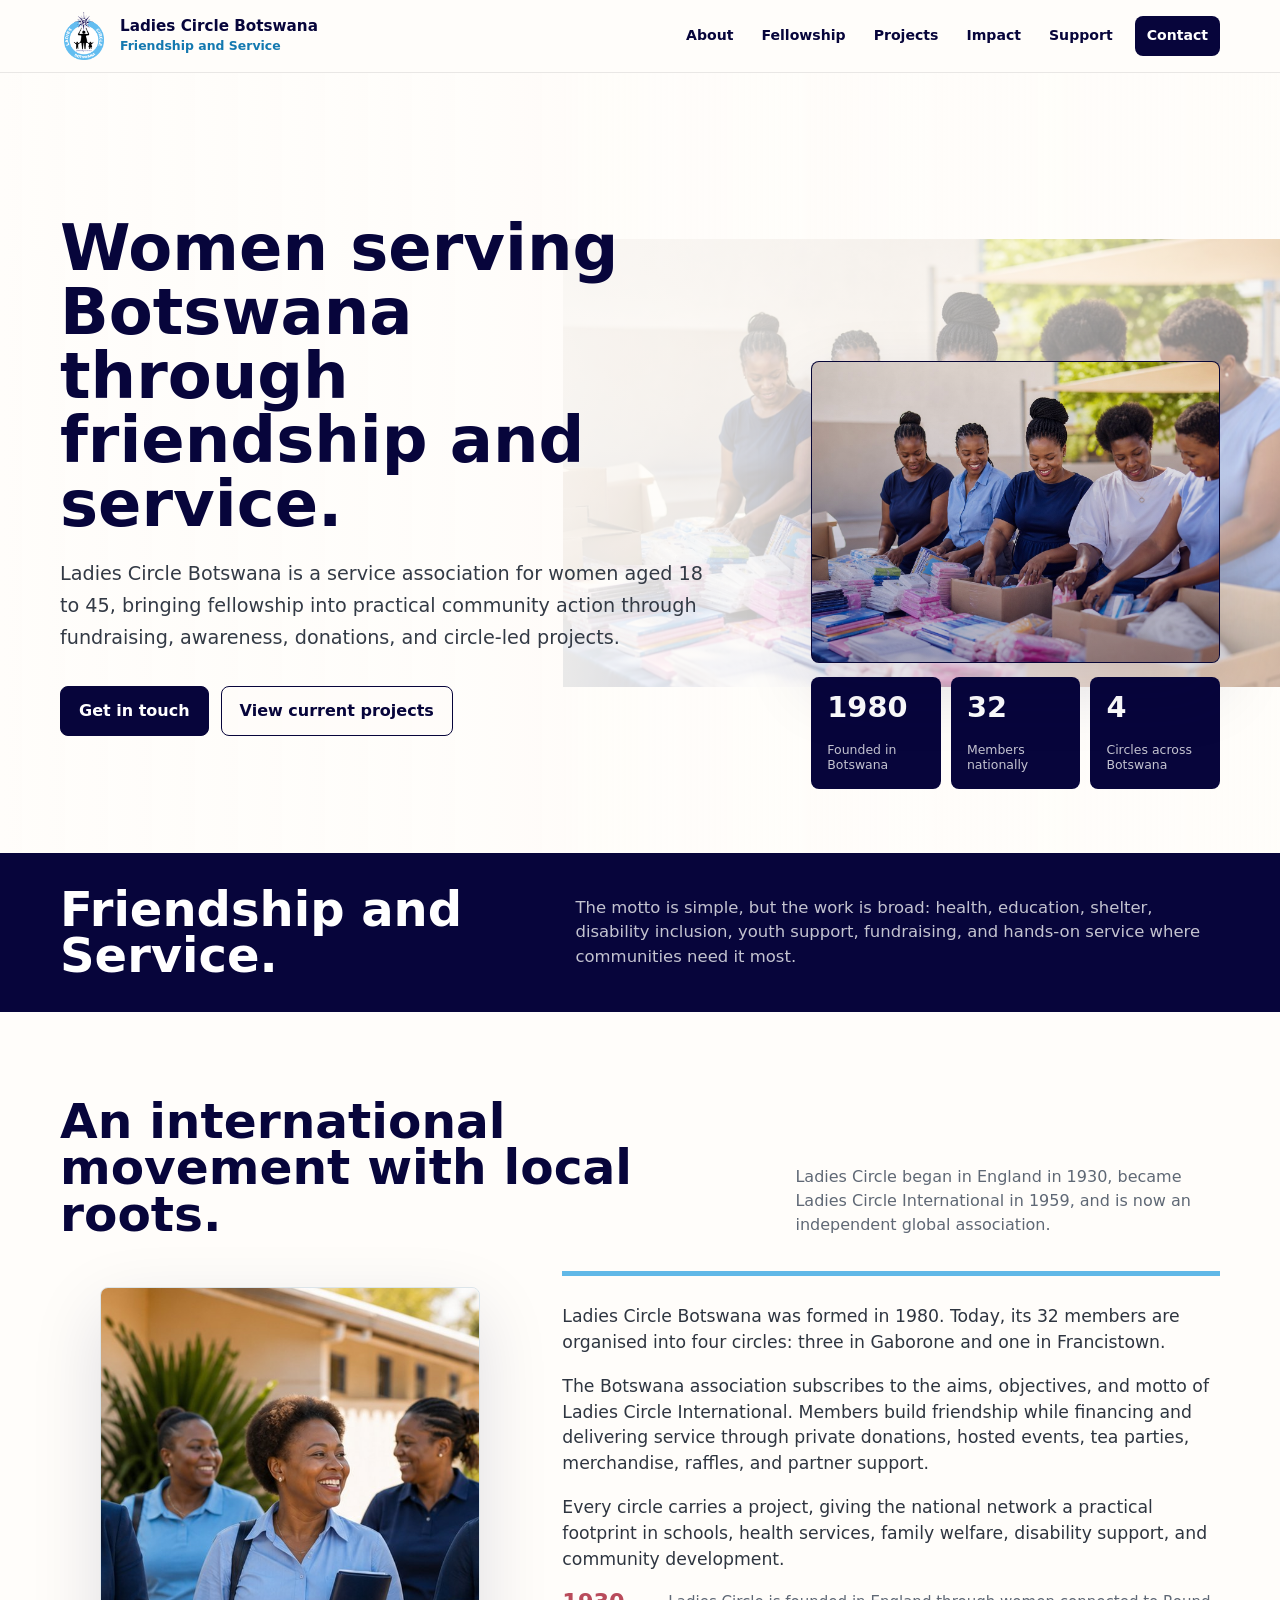
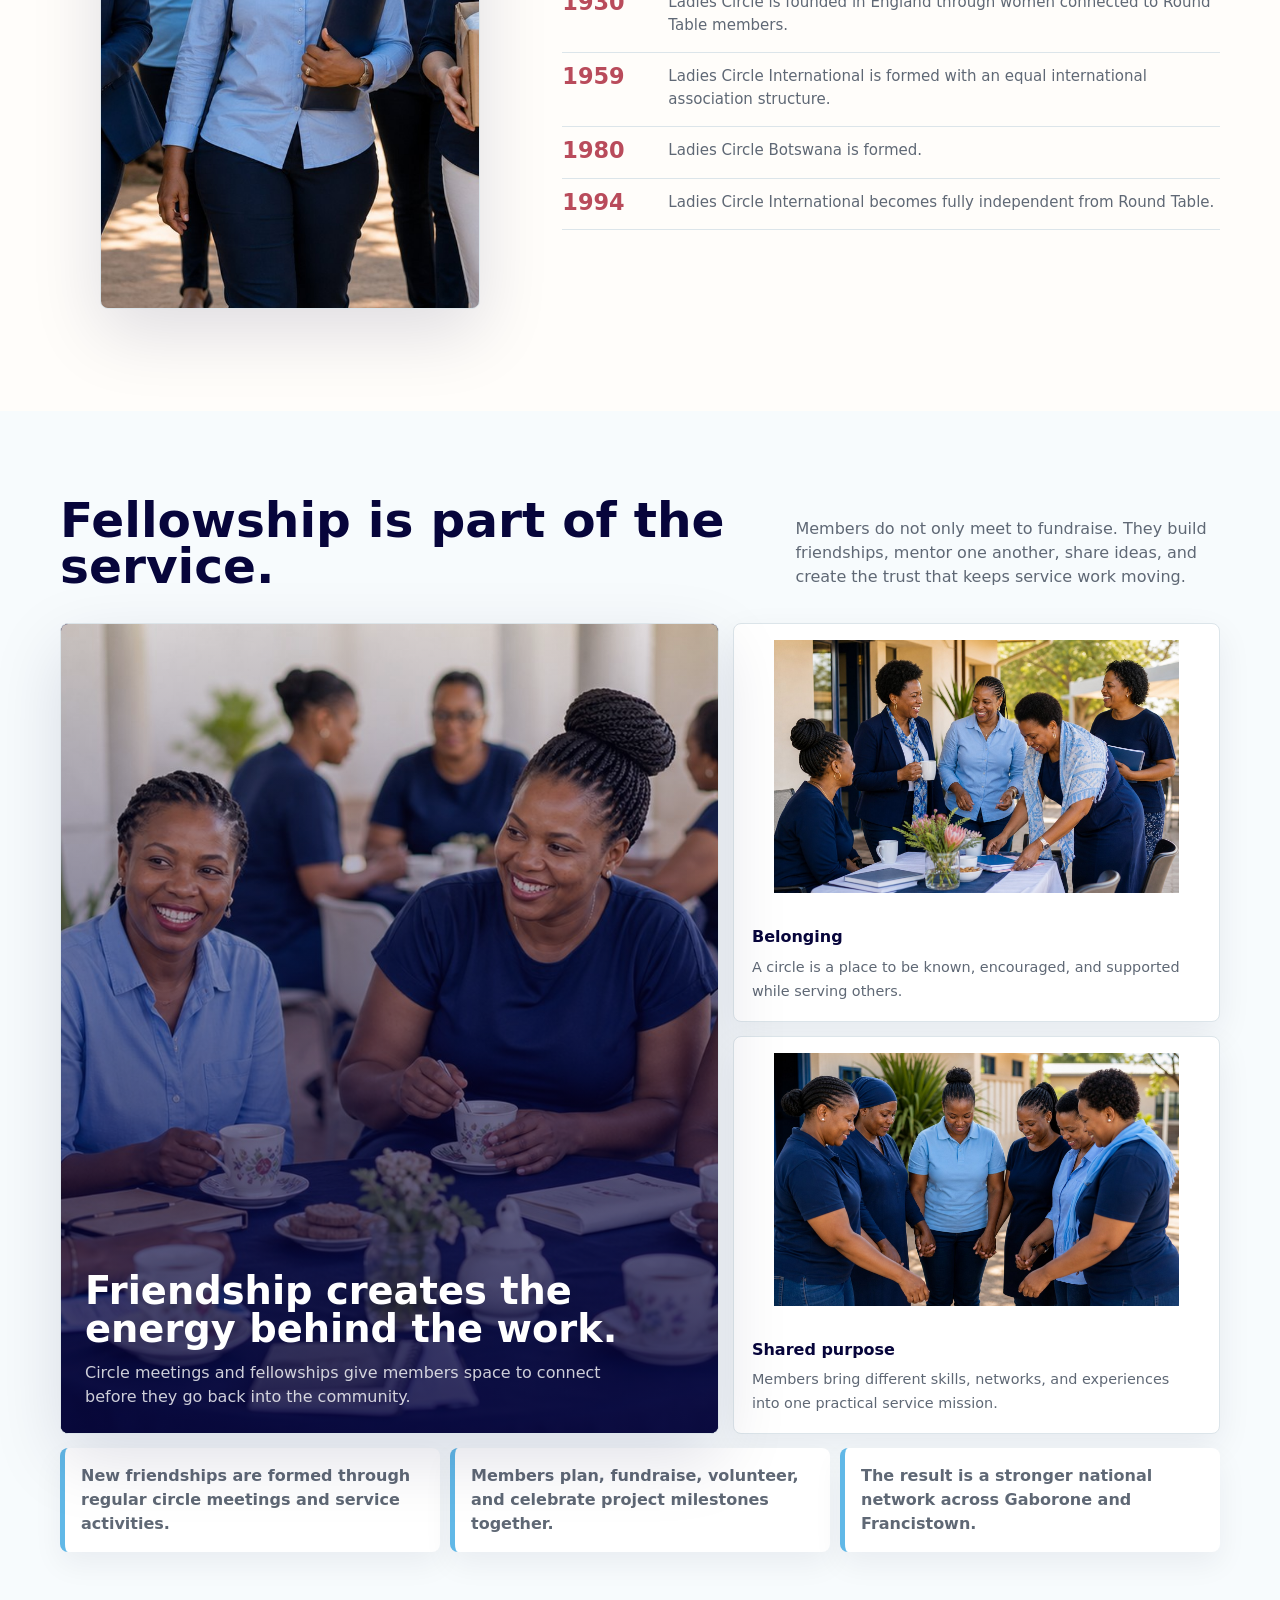
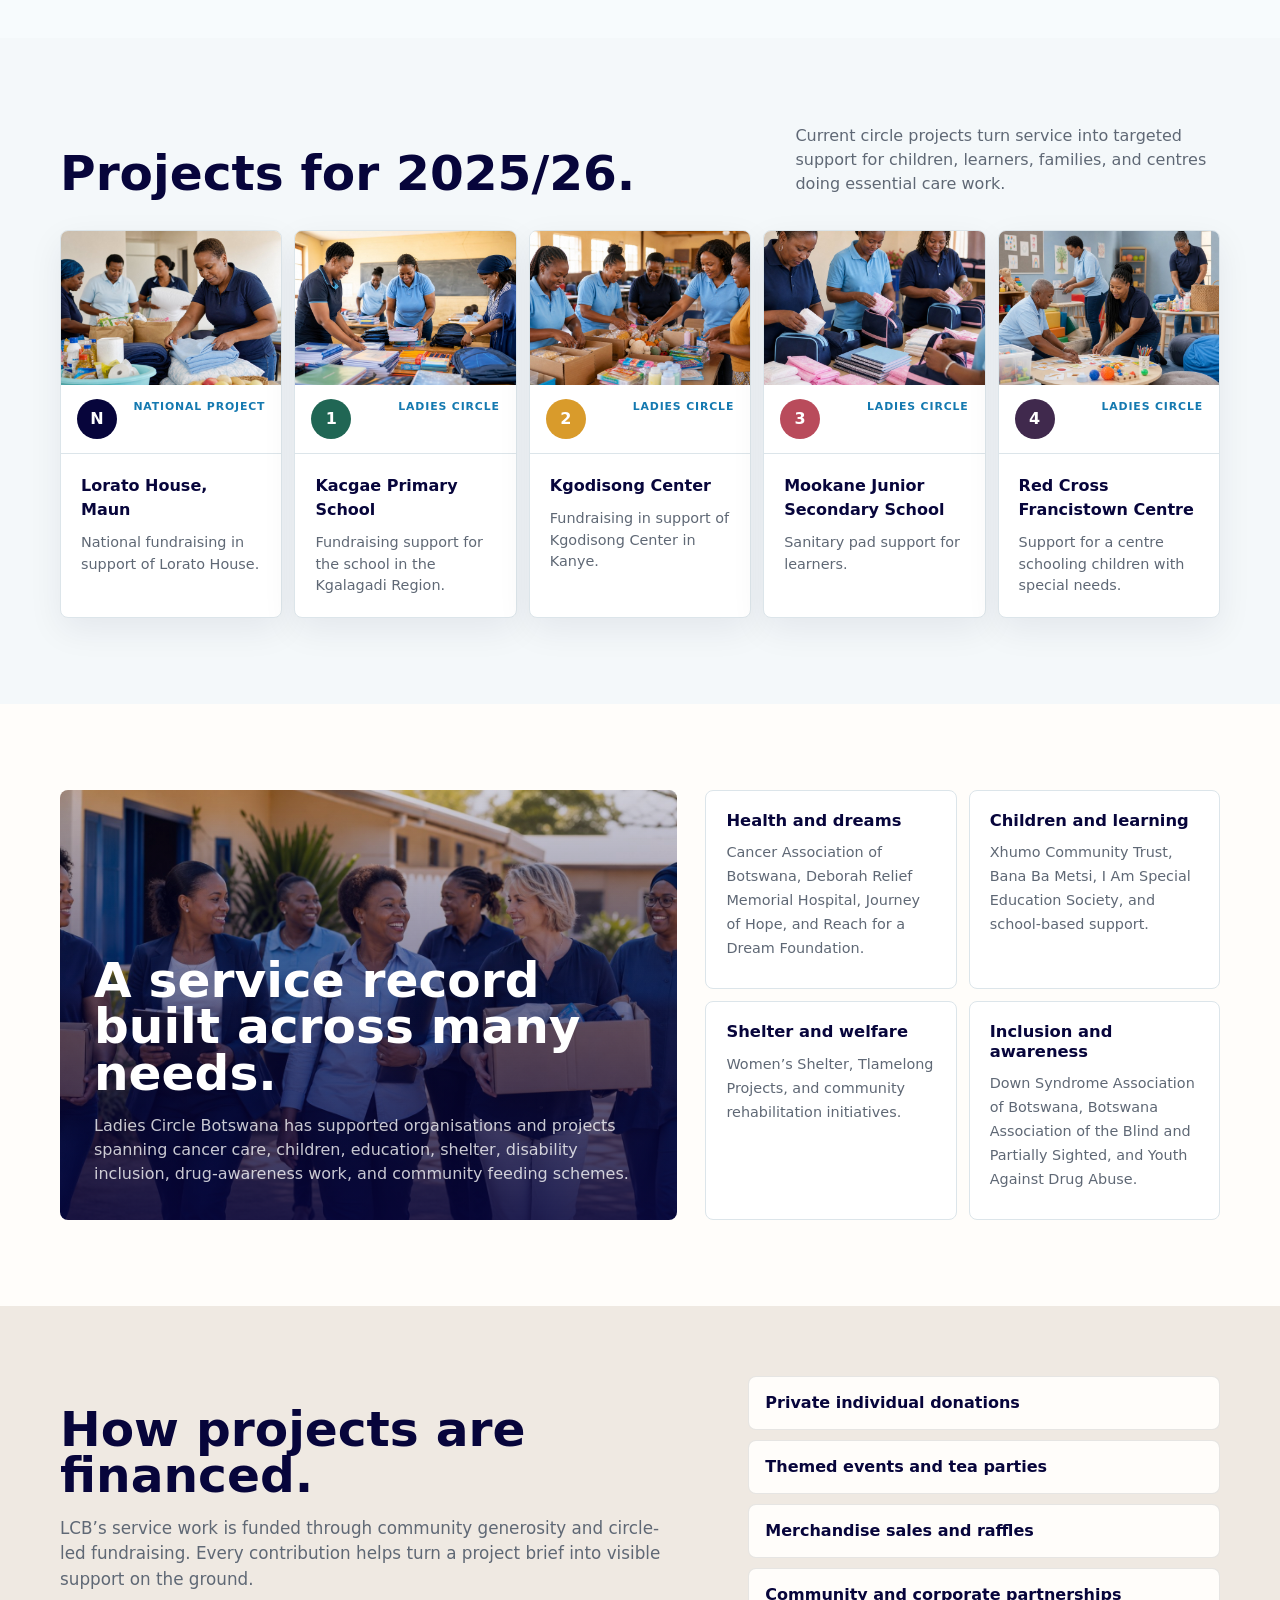
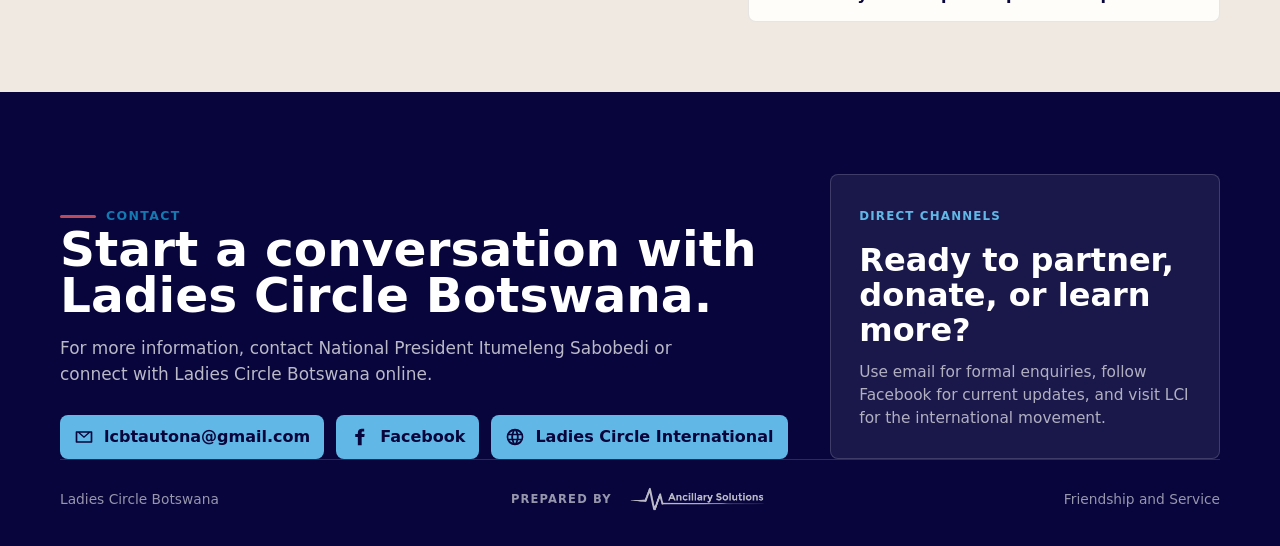
<file: index.html>
<!DOCTYPE html>
<html lang="en">
<head>
  <meta charset="UTF-8" />
  <meta name="viewport" content="width=device-width, initial-scale=1.0" />
  <title>Ladies Circle Botswana | Friendship and Service</title>
  <meta name="description" content="Ladies Circle Botswana brings women together through friendship, service, fundraising, and community projects across Botswana." />
  <link rel="icon" href="favicon.ico" sizes="any" />
  <link rel="icon" href="favicon.png" type="image/png" />
  <link rel="apple-touch-icon" href="apple-touch-icon.png" />
  <link rel="manifest" href="site.webmanifest" />
  <meta name="theme-color" content="#07053b" />
  <link rel="stylesheet" href="styles.css?v=d9944da" />
</head>
<body>
  <header class="topbar">
    <div class="wrap nav">
      <a class="mark" href="#top" aria-label="Ladies Circle Botswana home">
        <img src="ladies circle 2022 with MOTO (1).png" alt="Ladies Circle Botswana logo" />
        <span>
          <strong>Ladies Circle Botswana</strong>
          <span>Friendship and Service</span>
        </span>
      </a>
      <nav class="navlinks" aria-label="Page navigation">
        <a href="#about">About</a>
        <a href="#fellowship">Fellowship</a>
        <a href="#projects">Projects</a>
        <a href="#impact">Impact</a>
        <a href="#support">Support</a>
        <a class="solid" href="#contact">Contact</a>
      </nav>
    </div>
  </header>

  <main id="top">
    <section class="hero" aria-labelledby="page-title">
      <div class="wrap hero-grid">
        <div>
          <h1 id="page-title">Women serving Botswana through friendship and service.</h1>
          <p class="hero-lede">
            Ladies Circle Botswana is a service association for women aged 18 to 45, bringing fellowship into practical community action through fundraising, awareness, donations, and circle-led projects.
          </p>
          <div class="hero-actions">
            <a class="button primary" href="mailto:lcbtautona@gmail.com">Get in touch</a>
            <a class="button ghost" href="#projects">View current projects</a>
          </div>
        </div>

        <aside class="hero-card" aria-label="Ladies Circle Botswana key facts">
          <div class="hero-photo">
            <img src="images/hero-service.jpg" alt="Ladies Circle Botswana volunteers preparing community support supplies" />
          </div>
          <div class="facts">
            <div class="fact">
              <strong>1980</strong>
              <span>Founded in Botswana</span>
            </div>
            <div class="fact">
              <strong>32</strong>
              <span>Members nationally</span>
            </div>
            <div class="fact">
              <strong>4</strong>
              <span>Circles across Botswana</span>
            </div>
          </div>
        </aside>
      </div>
    </section>

    <section class="intro-strip" aria-label="Ladies Circle motto">
      <div class="wrap">
        <strong>Friendship and Service.</strong>
        <p>
          The motto is simple, but the work is broad: health, education, shelter, disability inclusion, youth support, fundraising, and hands-on service where communities need it most.
        </p>
      </div>
    </section>

    <section class="section" id="about" aria-labelledby="about-title">
      <div class="wrap">
        <div class="section-head">
          <h2 id="about-title">An international movement with local roots.</h2>
          <p>Ladies Circle began in England in 1930, became Ladies Circle International in 1959, and is now an independent global association.</p>
        </div>

        <div class="about-panel">
          <figure class="about-photo">
            <img src="images/about-volunteers.jpg" alt="Ladies Circle Botswana volunteers walking together after community service" />
          </figure>

          <div class="about-copy">
            <p>
              Ladies Circle Botswana was formed in 1980. Today, its 32 members are organised into four circles: three in Gaborone and one in Francistown.
            </p>
            <p>
              The Botswana association subscribes to the aims, objectives, and motto of Ladies Circle International. Members build friendship while financing and delivering service through private donations, hosted events, tea parties, merchandise, raffles, and partner support.
            </p>
            <p>
              Every circle carries a project, giving the national network a practical footprint in schools, health services, family welfare, disability support, and community development.
            </p>

            <div class="timeline" aria-label="Ladies Circle history">
              <div class="time-row">
                <strong>1930</strong>
                <span>Ladies Circle is founded in England through women connected to Round Table members.</span>
              </div>
              <div class="time-row">
                <strong>1959</strong>
                <span>Ladies Circle International is formed with an equal international association structure.</span>
              </div>
              <div class="time-row">
                <strong>1980</strong>
                <span>Ladies Circle Botswana is formed.</span>
              </div>
              <div class="time-row">
                <strong>1994</strong>
                <span>Ladies Circle International becomes fully independent from Round Table.</span>
              </div>
            </div>
          </div>
        </div>
      </div>
    </section>

    <section class="section fellowship" id="fellowship" aria-labelledby="fellowship-title">
      <div class="wrap">
        <div class="section-head">
          <h2 id="fellowship-title">Fellowship is part of the service.</h2>
          <p>Members do not only meet to fundraise. They build friendships, mentor one another, share ideas, and create the trust that keeps service work moving.</p>
        </div>

        <div class="fellowship-layout">
          <article class="fellowship-feature">
            <img src="images/fellowship-tea.jpg" alt="Ladies Circle Botswana members sharing tea and conversation after a service meeting" loading="lazy" />
            <div class="fellowship-feature-content">
              <h3>Friendship creates the energy behind the work.</h3>
              <p>Circle meetings and fellowships give members space to connect before they go back into the community.</p>
            </div>
          </article>

          <div class="fellowship-gallery">
            <article class="fellowship-card">
              <figure class="fellowship-photo">
                <img src="images/fellowship-gathering.jpg" alt="Ladies Circle Botswana members laughing together before a community event" loading="lazy" />
              </figure>
              <div class="fellowship-card-body">
                <strong>Belonging</strong>
                <span>A circle is a place to be known, encouraged, and supported while serving others.</span>
              </div>
            </article>

            <article class="fellowship-card">
              <figure class="fellowship-photo">
                <img src="images/fellowship-circle.jpg" alt="Ladies Circle Botswana members standing together in a supportive circle" loading="lazy" />
              </figure>
              <div class="fellowship-card-body">
                <strong>Shared purpose</strong>
                <span>Members bring different skills, networks, and experiences into one practical service mission.</span>
              </div>
            </article>
          </div>
        </div>

        <div class="fellowship-notes" aria-label="Fellowship themes">
          <div class="fellowship-note">New friendships are formed through regular circle meetings and service activities.</div>
          <div class="fellowship-note">Members plan, fundraise, volunteer, and celebrate project milestones together.</div>
          <div class="fellowship-note">The result is a stronger national network across Gaborone and Francistown.</div>
        </div>
      </div>
    </section>

    <section class="section alt" id="projects" aria-labelledby="projects-title">
      <div class="wrap">
        <div class="section-head">
          <h2 id="projects-title">Projects for 2025/26.</h2>
          <p>Current circle projects turn service into targeted support for children, learners, families, and centres doing essential care work.</p>
        </div>

        <div class="projects">
          <article class="project">
            <div class="project-image">
              <img src="images/project-lorato-house.jpg" alt="Volunteers preparing household support supplies for Lorato House fundraising" loading="lazy" />
            </div>
            <div class="project-top">
              <span>N</span>
              <small>National project</small>
            </div>
            <div class="project-body">
              <h3>Lorato House, Maun</h3>
              <p>National fundraising in support of Lorato House.</p>
            </div>
          </article>

          <article class="project">
            <div class="project-image">
              <img src="images/project-kacgae-school.jpg" alt="Volunteers arranging school supplies for Kacgae Primary School support" loading="lazy" />
            </div>
            <div class="project-top">
              <span>1</span>
              <small>Ladies Circle</small>
            </div>
            <div class="project-body">
              <h3>Kacgae Primary School</h3>
              <p>Fundraising support for the school in the Kgalagadi Region.</p>
            </div>
          </article>

          <article class="project">
            <div class="project-image">
              <img src="images/project-kgodisong-center.jpg" alt="Volunteers organising supplies for Kgodisong Center in Kanye" loading="lazy" />
            </div>
            <div class="project-top">
              <span>2</span>
              <small>Ladies Circle</small>
            </div>
            <div class="project-body">
              <h3>Kgodisong Center</h3>
              <p>Fundraising in support of Kgodisong Center in Kanye.</p>
            </div>
          </article>

          <article class="project">
            <div class="project-image">
              <img src="images/project-sanitary-pads.jpg" alt="Volunteers preparing sanitary pad support packs for learners" loading="lazy" />
            </div>
            <div class="project-top">
              <span>3</span>
              <small>Ladies Circle</small>
            </div>
            <div class="project-body">
              <h3>Mookane Junior Secondary School</h3>
              <p>Sanitary pad support for learners.</p>
            </div>
          </article>

          <article class="project">
            <div class="project-image">
              <img src="images/project-red-cross-centre.jpg" alt="Volunteers preparing inclusive learning materials for Red Cross Francistown Centre" loading="lazy" />
            </div>
            <div class="project-top">
              <span>4</span>
              <small>Ladies Circle</small>
            </div>
            <div class="project-body">
              <h3>Red Cross Francistown Centre</h3>
              <p>Support for a centre schooling children with special needs.</p>
            </div>
          </article>
        </div>
      </div>
    </section>

    <section class="section" id="impact" aria-labelledby="impact-title">
      <div class="wrap impact-grid">
        <div class="impact-feature">
          <h2 id="impact-title">A service record built across many needs.</h2>
          <p>
            Ladies Circle Botswana has supported organisations and projects spanning cancer care, children, education, shelter, disability inclusion, drug-awareness work, and community feeding schemes.
          </p>
        </div>

        <div class="impact-list" aria-label="Past support areas">
          <div class="impact-item">
            <strong>Health and dreams</strong>
            <span>Cancer Association of Botswana, Deborah Relief Memorial Hospital, Journey of Hope, and Reach for a Dream Foundation.</span>
          </div>
          <div class="impact-item">
            <strong>Children and learning</strong>
            <span>Xhumo Community Trust, Bana Ba Metsi, I Am Special Education Society, and school-based support.</span>
          </div>
          <div class="impact-item">
            <strong>Shelter and welfare</strong>
            <span>Women’s Shelter, Tlamelong Projects, and community rehabilitation initiatives.</span>
          </div>
          <div class="impact-item">
            <strong>Inclusion and awareness</strong>
            <span>Down Syndrome Association of Botswana, Botswana Association of the Blind and Partially Sighted, and Youth Against Drug Abuse.</span>
          </div>
        </div>
      </div>
    </section>

    <section class="support-band" id="support" aria-labelledby="support-title">
      <div class="wrap support-grid">
        <div>
          <h2 id="support-title">How projects are financed.</h2>
          <p>
            LCB’s service work is funded through community generosity and circle-led fundraising. Every contribution helps turn a project brief into visible support on the ground.
          </p>
        </div>
        <ul class="support-methods">
          <li>Private individual donations</li>
          <li>Themed events and tea parties</li>
          <li>Merchandise sales and raffles</li>
          <li>Community and corporate partnerships</li>
        </ul>
      </div>
    </section>

    <section class="contact" id="contact" aria-labelledby="contact-title">
      <div class="wrap contact-grid">
        <div>
          <div class="kicker">Contact</div>
          <h2 id="contact-title">Start a conversation with Ladies Circle Botswana.</h2>
          <p>
            For more information, contact National President Itumeleng Sabobedi or connect with Ladies Circle Botswana online.
          </p>
          <div class="contact-links">
            <a href="mailto:lcbtautona@gmail.com" aria-label="Email Ladies Circle Botswana">
              <svg aria-hidden="true" viewBox="0 0 24 24">
                <path d="M3 5h18a1 1 0 0 1 1 1v12a1 1 0 0 1-1 1H3a1 1 0 0 1-1-1V6a1 1 0 0 1 1-1Zm9 8.2L4.9 7H4v10h16V7h-.9L12 13.2ZM7.2 7 12 11.2 16.8 7H7.2Z" />
              </svg>
              <span>lcbtautona@gmail.com</span>
            </a>
            <a href="https://www.facebook.com/profile.php?id=100070088082096" target="_blank" rel="noopener" aria-label="Ladies Circle Botswana on Facebook">
              <svg aria-hidden="true" viewBox="0 0 24 24">
                <path d="M14 8.4V6.7c0-.8.2-1.2 1.3-1.2H17V2.2c-.8-.1-1.8-.2-2.8-.2-2.8 0-4.8 1.7-4.8 4.8v1.6H6.3V12h3.1v10H14V12h3.1l.5-3.6H14Z" />
              </svg>
              <span>Facebook</span>
            </a>
            <a href="https://ladiescircleinternational.org/" target="_blank" rel="noopener" aria-label="Ladies Circle International website">
              <svg aria-hidden="true" viewBox="0 0 24 24">
                <path d="M12 2a10 10 0 1 0 0 20 10 10 0 0 0 0-20Zm6.9 6h-3a13.7 13.7 0 0 0-1.2-3 8.1 8.1 0 0 1 4.2 3ZM12 4.1c.7 1 1.3 2.3 1.7 3.9h-3.4c.4-1.6 1-2.9 1.7-3.9ZM4.3 14a7.6 7.6 0 0 1 0-4h3.4a16.8 16.8 0 0 0 0 4H4.3Zm.8 2h3a13.7 13.7 0 0 0 1.2 3 8.1 8.1 0 0 1-4.2-3Zm3-8h-3a8.1 8.1 0 0 1 4.2-3 13.7 13.7 0 0 0-1.2 3ZM12 19.9c-.7-1-1.3-2.3-1.7-3.9h3.4c-.4 1.6-1 2.9-1.7 3.9ZM14.1 14H9.9a14.7 14.7 0 0 1 0-4h4.2a14.7 14.7 0 0 1 0 4Zm.6 5a13.7 13.7 0 0 0 1.2-3h3a8.1 8.1 0 0 1-4.2 3Zm1.6-5a16.8 16.8 0 0 0 0-4h3.4a7.6 7.6 0 0 1 0 4h-3.4Z" />
              </svg>
              <span>Ladies Circle International</span>
            </a>
          </div>
        </div>

        <aside class="contact-card" aria-label="Contact options">
          <span class="contact-card-label">Direct channels</span>
          <h3>Ready to partner, donate, or learn more?</h3>
          <p>Use email for formal enquiries, follow Facebook for current updates, and visit LCI for the international movement.</p>
        </aside>
      </div>

      <footer class="wrap">
        <span>Ladies Circle Botswana</span>
        <a class="prepared-by" href="https://ancillary-solutions.com" target="_blank" rel="noopener" aria-label="Prepared by Ancillary Solutions">
          <span>Prepared by</span>
          <img src="ancillary-solutions-logo-cropped.png" alt="Ancillary Solutions logo" />
        </a>
        <span>Friendship and Service</span>
      </footer>
    </section>
  </main>
  <script src="script.js" defer></script>
</body>
</html>
</file>
<file: styles.css>
:root {
      --ink: #10131a;
      --muted: #5f6875;
      --line: #dce5ea;
      --paper: #fffdfa;
      --soft: #f4f8fa;
      --night: #07053b;
      --blue: #61b8e7;
      --blue-dark: #1479b0;
      --plum: #40294d;
      --rose: #b94b5b;
      --green: #206654;
      --gold: #d99b2b;
      --shadow: 0 24px 70px rgba(7, 5, 59, 0.13);
    }

    *,
    *::before,
    *::after {
      box-sizing: border-box;
    }

    html {
      scroll-behavior: smooth;
    }

    body {
      margin: 0;
      color: var(--ink);
      font-family: ui-sans-serif, system-ui, -apple-system, BlinkMacSystemFont, "Segoe UI", sans-serif;
      background: var(--paper);
      line-height: 1.5;
    }

    img {
      display: block;
      max-width: 100%;
    }

    a {
      color: inherit;
      text-decoration: none;
    }

    h1,
    h2,
    h3,
    p {
      margin-top: 0;
    }

    .wrap {
      width: min(1160px, calc(100% - 28px));
      margin: 0 auto;
    }

    .topbar {
      position: sticky;
      top: 0;
      z-index: 20;
      background: rgba(255, 253, 250, 0.92);
      border-bottom: 1px solid rgba(16, 19, 26, 0.09);
      backdrop-filter: blur(18px);
    }

    .nav {
      min-height: 66px;
      display: flex;
      align-items: center;
      justify-content: space-between;
      gap: 18px;
    }

    .mark {
      display: flex;
      align-items: center;
      gap: 12px;
      min-width: 0;
    }

    .mark img {
      width: 44px;
      height: 44px;
      object-fit: contain;
      flex: 0 0 auto;
    }

    .mark strong {
      display: block;
      color: var(--night);
      font-size: 0.92rem;
      line-height: 1.1;
    }

    .mark span {
      display: block;
      color: var(--blue-dark);
      font-size: 0.78rem;
      font-weight: 700;
      margin-top: 2px;
    }

    .navlinks {
      display: none;
      align-items: center;
      gap: 4px;
      font-size: 0.88rem;
      font-weight: 700;
      color: var(--night);
    }

    .navlinks a {
      border-radius: 8px;
      padding: 9px 12px;
    }

    .navlinks a:hover {
      background: #e9f6fc;
    }

    .navlinks .solid {
      background: var(--night);
      color: white;
      margin-left: 6px;
    }

    .hero {
      position: relative;
      min-height: auto;
      display: grid;
      align-items: stretch;
      overflow: hidden;
      background: var(--paper);
    }

    .hero::before {
      content: "";
      position: absolute;
      inset: 0;
      background:
        linear-gradient(0deg, rgba(255, 253, 250, 0.93) 0%, rgba(255, 253, 250, 0.84) 100%),
        url("images/hero-service.jpg") center / cover no-repeat;
      opacity: 0.95;
    }

    .hero-grid {
      position: relative;
      z-index: 1;
      display: grid;
      grid-template-columns: 1fr;
      gap: 24px;
      align-items: center;
      min-height: auto;
      padding: 50px 0 42px;
    }

    .kicker {
      display: inline-flex;
      align-items: center;
      gap: 10px;
      color: var(--blue-dark);
      font-size: 0.78rem;
      font-weight: 900;
      letter-spacing: 0.11em;
      text-transform: uppercase;
    }

    .kicker::before {
      content: "";
      width: 36px;
      height: 3px;
      background: var(--rose);
      border-radius: 999px;
    }

    h1 {
      max-width: 840px;
      margin: 18px 0 22px;
      color: var(--night);
      font-size: clamp(2.55rem, 12vw, 3.45rem);
      line-height: 1.05;
      letter-spacing: 0;
    }

    h2 {
      margin-bottom: 0;
      color: var(--night);
      font-size: clamp(2rem, 12vw, 3rem);
      line-height: 0.95;
      letter-spacing: 0;
    }

    .hero-lede {
      max-width: 650px;
      color: #333a45;
      font-size: 1rem;
      line-height: 1.65;
    }

    .hero-actions {
      display: flex;
      flex-direction: column;
      gap: 12px;
      margin-top: 24px;
    }

    .button {
      width: 100%;
      min-height: 46px;
      display: inline-flex;
      align-items: center;
      justify-content: center;
      border-radius: 8px;
      padding: 12px 18px;
      font-weight: 800;
      border: 1px solid var(--night);
    }

    .button.primary {
      background: var(--night);
      color: white;
    }

    .button.ghost {
      background: rgba(255, 253, 250, 0.7);
      color: var(--night);
    }

    .hero-card {
      display: none;
      align-self: stretch;
      align-content: end;
      gap: 14px;
    }

    .hero-photo {
      position: relative;
      min-height: 300px;
      border-radius: 8px;
      overflow: hidden;
      box-shadow: var(--shadow);
      border: 1px solid rgba(16, 19, 26, 0.1);
      background: var(--night);
    }

    .hero-photo img {
      width: 100%;
      height: 100%;
      min-height: 300px;
      object-fit: cover;
    }

    .hero-photo::after {
      content: "";
      position: absolute;
      inset: 0;
      background: linear-gradient(0deg, rgba(7, 5, 59, 0.34), rgba(7, 5, 59, 0.03));
      pointer-events: none;
    }

    .facts {
      display: grid;
      grid-template-columns: repeat(3, 1fr);
      gap: 10px;
    }

    .fact {
      min-height: 72px;
      display: flex;
      flex-direction: column;
      justify-content: space-between;
      border-radius: 8px;
      background: var(--night);
      color: white;
      padding: 12px 9px;
    }

    .fact strong {
      font-size: 1.22rem;
      line-height: 1;
    }

    .fact span {
      color: rgba(255, 255, 255, 0.76);
      font-size: 0.66rem;
      line-height: 1.25;
    }

    .intro-strip {
      background: var(--night);
      color: white;
      padding: 28px 0;
    }

    .intro-strip .wrap {
      display: grid;
      grid-template-columns: 1fr;
      gap: 18px;
      align-items: center;
    }

    .intro-strip strong {
      font-size: clamp(1.8rem, 12vw, 3rem);
      line-height: 0.95;
    }

    .intro-strip p {
      margin: 0;
      color: rgba(255, 255, 255, 0.76);
      font-size: 1.03rem;
    }

    .section {
      padding: 62px 0;
    }

    .section.alt {
      background: var(--soft);
    }

    .section-head {
      display: grid;
      grid-template-columns: 1fr;
      gap: 18px;
      align-items: end;
      margin-bottom: 34px;
    }

    .section-head p {
      color: var(--muted);
      margin: 0;
      font-size: 1rem;
    }

    .about-panel,
    .impact-grid,
    .support-grid,
    .contact-grid {
      display: grid;
      grid-template-columns: 1fr;
      gap: 28px;
      align-items: stretch;
    }

    .about-copy {
      border-top: 5px solid var(--blue);
      padding-top: 28px;
      color: #2e3540;
      font-size: 1.02rem;
    }

    .about-copy p {
      margin-bottom: 18px;
    }

    .about-photo,
    .fellowship-photo,
    .fellowship-feature {
      overflow: hidden;
      border: 1px solid var(--line);
      border-radius: 8px;
      background: var(--soft);
      box-shadow: var(--shadow);
    }

    .about-photo img,
    .fellowship-photo img,
    .fellowship-feature img {
      width: 100%;
      height: 100%;
      min-height: 300px;
      object-fit: cover;
    }

    .timeline {
      display: grid;
      gap: 12px;
    }

    .time-row {
      display: grid;
      grid-template-columns: 72px 1fr;
      gap: 14px;
      align-items: start;
      border-bottom: 1px solid var(--line);
      padding-bottom: 16px;
    }

    .time-row strong {
      color: var(--rose);
      font-size: 1.4rem;
      line-height: 1;
    }

    .time-row span {
      color: var(--muted);
      font-size: 0.94rem;
    }

    .fellowship {
      background: #f7fbfd;
    }

    .fellowship-layout {
      display: grid;
      grid-template-columns: 1fr;
      gap: 14px;
    }

    .fellowship-feature {
      position: relative;
      min-height: 360px;
      display: flex;
      align-items: flex-end;
      color: white;
      background: var(--night);
    }

    .fellowship-feature img {
      position: absolute;
      inset: 0;
    }

    .fellowship-feature::after {
      content: "";
      position: absolute;
      inset: 0;
      background: linear-gradient(0deg, rgba(7, 5, 59, 0.84), rgba(7, 5, 59, 0.08));
    }

    .fellowship-feature-content {
      position: relative;
      z-index: 1;
      max-width: 620px;
      padding: 24px;
    }

    .fellowship-feature-content h3 {
      margin-bottom: 12px;
      font-size: clamp(1.6rem, 8vw, 2.4rem);
      line-height: 1;
    }

    .fellowship-feature-content p {
      margin-bottom: 0;
      color: rgba(255, 255, 255, 0.8);
    }

    .fellowship-gallery {
      display: grid;
      grid-template-columns: 1fr;
      gap: 14px;
    }

    .fellowship-card {
      overflow: hidden;
      border: 1px solid var(--line);
      border-radius: 8px;
      background: white;
      box-shadow: 0 12px 35px rgba(7, 5, 59, 0.07);
    }

    .fellowship-photo {
      border: 0;
      border-radius: 0;
      box-shadow: none;
    }

    .fellowship-photo img {
      min-height: 220px;
    }

    .fellowship-card-body {
      padding: 18px;
    }

    .fellowship-card-body strong {
      display: block;
      margin-bottom: 8px;
      color: var(--night);
      font-size: 1rem;
      line-height: 1.2;
    }

    .fellowship-card-body span {
      color: var(--muted);
      font-size: 0.9rem;
    }

    .fellowship-notes {
      display: grid;
      grid-template-columns: 1fr;
      gap: 10px;
      margin-top: 14px;
    }

    .fellowship-note {
      border-left: 5px solid var(--blue);
      border-radius: 8px;
      background: white;
      padding: 16px;
      color: var(--muted);
      font-weight: 700;
      box-shadow: 0 12px 30px rgba(7, 5, 59, 0.06);
    }

    .projects,
    .impact-list {
      display: grid;
      grid-template-columns: 1fr;
      gap: 12px;
    }

    .project {
      overflow: hidden;
      display: flex;
      min-height: auto;
      flex-direction: column;
      border: 1px solid var(--line);
      border-radius: 8px;
      background: white;
      box-shadow: 0 12px 35px rgba(7, 5, 59, 0.07);
    }

    .project-image {
      position: relative;
      height: 154px;
      overflow: hidden;
      background: var(--night);
    }

    .project-image img {
      width: 100%;
      height: 100%;
      object-fit: cover;
      transition: transform 0.35s ease;
    }

    .project:hover .project-image img {
      transform: scale(1.04);
    }

    .project-top {
      min-height: 68px;
      display: flex;
      align-items: flex-start;
      justify-content: space-between;
      gap: 12px;
      border-bottom: 1px solid var(--line);
      background: white;
      color: var(--night);
      padding: 14px 16px;
    }

    .project:nth-child(1) .project-top span { background: var(--night); }
    .project:nth-child(2) .project-top span { background: var(--green); }
    .project:nth-child(3) .project-top span { background: var(--gold); }
    .project:nth-child(4) .project-top span { background: var(--rose); }
    .project:nth-child(5) .project-top span { background: var(--plum); }

    .project-top span {
      width: 40px;
      height: 40px;
      display: grid;
      place-items: center;
      flex: 0 0 auto;
      border-radius: 50%;
      color: white;
      font-weight: 900;
    }

    .project-top small {
      color: var(--blue-dark);
      font-size: 0.68rem;
      font-weight: 800;
      letter-spacing: 0.08em;
      text-align: right;
      text-transform: uppercase;
    }

    .project-body {
      flex: 1;
      padding: 20px;
    }

    .project h3 {
      color: var(--night);
      font-size: 1rem;
      margin-bottom: 10px;
    }

    .project p {
      color: var(--muted);
      font-size: 0.9rem;
      margin-bottom: 0;
    }

    .impact-feature {
      min-height: 330px;
      overflow: hidden;
      display: flex;
      flex-direction: column;
      justify-content: flex-end;
      border-radius: 8px;
      background:
        linear-gradient(0deg, rgba(7, 5, 59, 0.86), rgba(7, 5, 59, 0.18)),
        url("images/about-volunteers.jpg") center / cover no-repeat,
        var(--night);
      color: white;
      padding: 24px;
    }

    .impact-feature h2 {
      color: white;
      max-width: 580px;
    }

    .impact-feature p {
      max-width: 600px;
      color: rgba(255, 255, 255, 0.78);
      margin: 18px 0 0;
    }

    .impact-item {
      min-height: 160px;
      border: 1px solid var(--line);
      border-radius: 8px;
      background: white;
      padding: 20px;
    }

    .impact-item strong {
      display: block;
      color: var(--night);
      font-size: 1.02rem;
      line-height: 1.2;
      margin-bottom: 10px;
    }

    .impact-item span {
      color: var(--muted);
      font-size: 0.9rem;
    }

    .support-band {
      background: #efe9e2;
      padding: 62px 0;
    }

    .support-grid h2 {
      max-width: 660px;
    }

    .support-grid p {
      max-width: 620px;
      color: var(--muted);
      font-size: 1.05rem;
      margin: 18px 0 0;
    }

    .support-methods {
      display: grid;
      gap: 10px;
      margin: 0;
      padding: 0;
      list-style: none;
    }

    .support-methods li {
      border: 1px solid rgba(16, 19, 26, 0.1);
      border-radius: 8px;
      background: var(--paper);
      color: var(--night);
      font-weight: 800;
      padding: 14px 16px;
    }

    .contact {
      background: var(--night);
      color: white;
      padding: 64px 0 32px;
    }

    .contact h2 {
      color: white;
      max-width: 760px;
    }

    .contact p {
      max-width: 650px;
      color: rgba(255, 255, 255, 0.72);
      font-size: 1.06rem;
      margin: 18px 0 0;
    }

    .contact-links {
      display: flex;
      flex-direction: column;
      flex-wrap: wrap;
      gap: 12px;
      margin-top: 28px;
    }

    .contact-links a {
      min-height: 44px;
      display: inline-flex;
      align-items: center;
      justify-content: center;
      gap: 10px;
      border-radius: 8px;
      background: var(--blue);
      color: var(--night);
      font-weight: 800;
      padding: 10px 14px;
    }

    .contact-links svg {
      width: 20px;
      height: 20px;
      flex: 0 0 auto;
      fill: currentColor;
    }

    .contact-card {
      border: 1px solid rgba(255, 255, 255, 0.16);
      border-radius: 8px;
      background: rgba(255, 255, 255, 0.08);
      padding: 22px;
    }

    .contact-card-label {
      display: inline-block;
      margin-bottom: 18px;
      color: var(--blue);
      font-size: 0.74rem;
      font-weight: 900;
      letter-spacing: 0.1em;
      text-transform: uppercase;
    }

    .contact-card h3 {
      max-width: 420px;
      margin-bottom: 14px;
      color: white;
      font-size: clamp(1.35rem, 7vw, 2rem);
      line-height: 1.08;
    }

    .contact-card p {
      max-width: 420px;
      margin: 0;
      color: rgba(255, 255, 255, 0.66);
      font-size: 0.96rem;
    }

    footer {
      display: flex;
      flex-direction: column;
      align-items: flex-start;
      justify-content: space-between;
      gap: 14px;
      border-top: 1px solid rgba(255, 255, 255, 0.15);
      margin-top: 44px;
      padding-top: 24px;
      color: rgba(255, 255, 255, 0.58);
      font-size: 0.86rem;
    }

    .prepared-by {
      display: inline-flex;
      align-items: center;
      gap: 10px;
      color: rgba(255, 255, 255, 0.58);
      text-decoration: none;
    }

    .prepared-by:hover {
      color: rgba(255, 255, 255, 0.78);
    }

    .prepared-by:hover img {
      opacity: 0.9;
    }

    .prepared-by span {
      font-size: 0.72rem;
      font-weight: 800;
      letter-spacing: 0.1em;
      text-transform: uppercase;
      white-space: nowrap;
    }

    .prepared-by img {
      width: 150px;
      height: 30px;
      object-fit: contain;
      opacity: 0.72;
      filter: invert(1);
    }

    @media (min-width: 700px) {
      .wrap {
        width: min(1160px, calc(100% - 36px));
      }

      .nav {
        min-height: 72px;
      }

      .mark img {
        width: 48px;
        height: 48px;
      }

      .mark strong {
        font-size: 0.95rem;
      }

      .navlinks {
        display: flex;
      }

      .hero {
        min-height: auto;
      }

      .hero-grid {
        min-height: auto;
        padding: 62px 0 54px;
      }

      h1 {
        font-size: clamp(3rem, 6.5vw, 4.6rem);
        line-height: 1.0;
      }

      h2 {
        font-size: clamp(2.35rem, 5.5vw, 3.6rem);
      }

      .hero-lede {
        font-size: clamp(1.05rem, 2vw, 1.2rem);
      }

      .hero-actions {
        flex-direction: row;
        flex-wrap: wrap;
        margin-top: 32px;
      }

      .button {
        width: auto;
      }

      .hero-card {
        display: grid;
        min-height: auto;
      }

      .fact {
        min-height: 112px;
        padding: 16px;
      }

      .fact strong {
        font-size: 1.8rem;
      }

      .fact span {
        font-size: 0.78rem;
      }

      .intro-strip {
        padding: 34px 0;
      }

      .intro-strip .wrap,
      .section-head {
        grid-template-columns: 1fr;
        gap: 32px;
      }

      .section {
        padding: 76px 0;
      }

      .about-copy {
        font-size: 1.08rem;
      }

      .about-photo img {
        min-height: 430px;
      }

      .time-row {
        grid-template-columns: 92px 1fr;
      }

      .projects {
        grid-template-columns: repeat(2, 1fr);
      }

      .impact-list {
        grid-template-columns: 1fr 1fr;
      }

      .impact-feature {
        min-height: 430px;
        padding: 34px;
      }

      .fellowship-layout {
        grid-template-columns: 1.15fr 0.85fr;
      }

      .fellowship-feature {
        min-height: 520px;
      }

      .fellowship-gallery {
        grid-template-columns: 1fr;
      }

      .fellowship-notes {
        grid-template-columns: repeat(3, 1fr);
      }

      .support-band {
        padding: 70px 0;
      }

      .contact {
        padding: 82px 0 32px;
      }

      .contact-links {
        flex-direction: row;
      }

      .contact-card {
        padding: 28px;
      }

      footer {
        align-items: center;
        flex-direction: row;
      }
    }

    @media (min-width: 981px) {
      .hero {
        min-height: min(780px, calc(100vh - 72px));
      }

      .hero::before {
        background:
          linear-gradient(90deg, rgba(255, 253, 250, 0.96) 0%, rgba(255, 253, 250, 0.91) 44%, rgba(255, 253, 250, 0.44) 100%),
          url("images/hero-service.jpg") right center / min(56vw, 820px) auto no-repeat;
      }

      .hero-grid {
        grid-template-columns: minmax(0, 0.9fr) minmax(300px, 0.52fr);
        gap: 44px;
        min-height: min(780px, calc(100vh - 72px));
        padding: 72px 0 64px;
      }

      h1 {
        max-width: 660px;
        font-size: clamp(3rem, 5vw, 4.6rem);
      }

      h2 {
        font-size: clamp(2rem, 3.8vw, 3.6rem);
      }

      .hero-card {
        min-height: 460px;
      }

      .intro-strip .wrap {
        grid-template-columns: 0.75fr 1fr;
      }

      .section {
        padding: 86px 0;
      }

      .section-head {
        grid-template-columns: minmax(0, 0.76fr) minmax(260px, 0.46fr);
        gap: 34px;
      }

      .about-panel {
        grid-template-columns: minmax(360px, 0.7fr) minmax(0, 1fr);
        gap: 42px;
      }

      .about-photo img {
        min-height: 620px;
      }

      .projects {
        grid-template-columns: repeat(5, 1fr);
      }

      .project {
        min-height: 330px;
      }

      .impact-grid {
        grid-template-columns: 1.2fr 1fr;
      }

      .support-grid {
        grid-template-columns: minmax(0, 0.7fr) minmax(280px, 0.5fr);
        align-items: center;
      }

      .contact-grid {
        grid-template-columns: minmax(0, 0.8fr) minmax(280px, 0.42fr);
        align-items: end;
      }

    }
</file>
